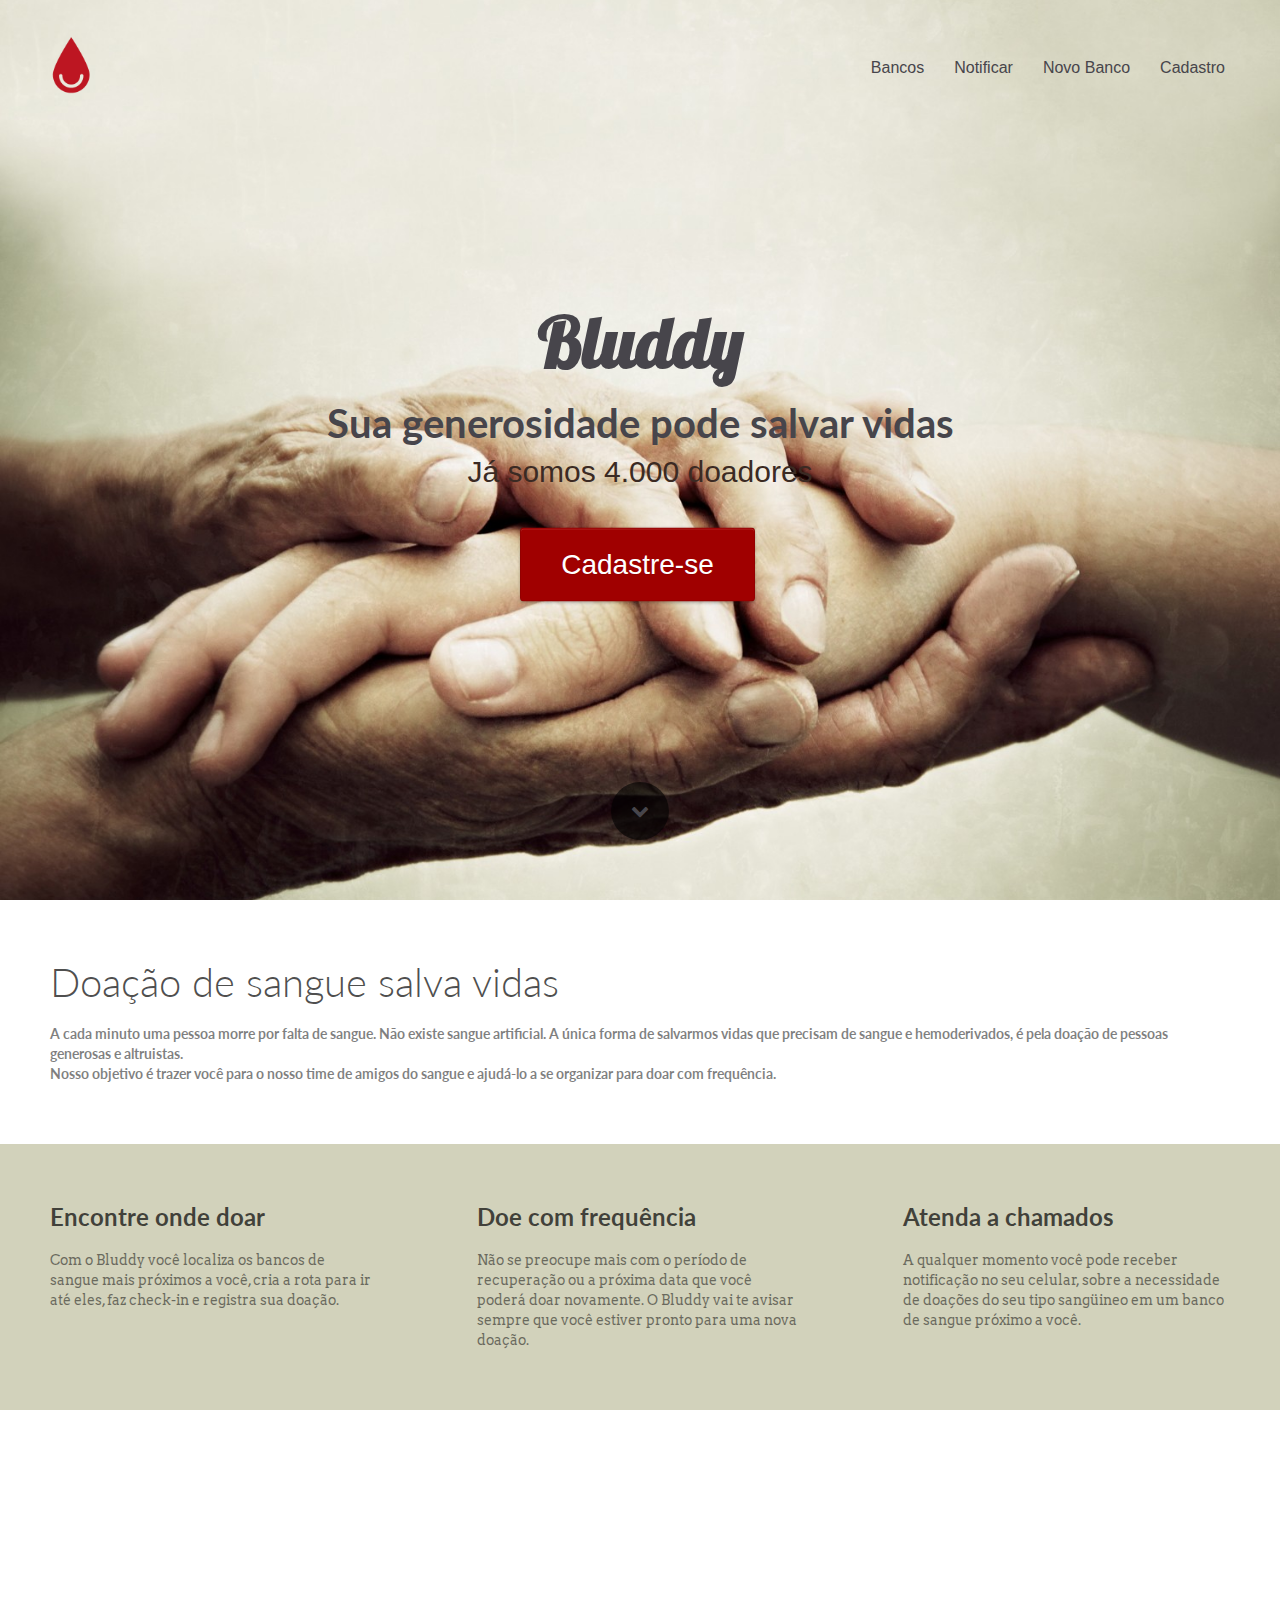
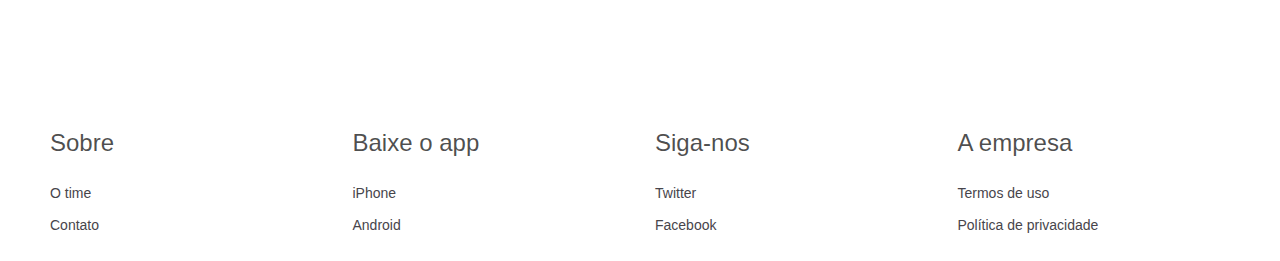
<file: index.html>
<!doctype html>
<html>
<head>
    <meta charset="utf-8">
    <meta name="keywords" content="">
    <meta name="description" content="">
    <link rel="shortcut icon" type="image/png" href="favicon.png" />
    <meta name="viewport" content="width=device-width, initial-scale=1, user-scalable=0">
    <link rel="stylesheet" type="text/css" href="./css/bootstrap.css">
    <link rel="stylesheet" id="ppstyle" type="text/css" href="style.css">
    <link rel='stylesheet' href='./css/animate.css' /><link rel='stylesheet' href='./css/font-awesome.min.css'/><link href='http://fonts.googleapis.com/css?family=Lobster&subset=latin,latin-ext' rel='stylesheet' type='text/css'>
<link href='http://fonts.googleapis.com/css?family=Lato:100,300,400,700,900&subset=latin,latin-ext' rel='stylesheet' type='text/css'>
<link href='http://fonts.googleapis.com/css?family=Arvo&subset=latin,latin-ext' rel='stylesheet' type='text/css'>
<link href='http://fonts.googleapis.com/css?family=Droid+Sans&subset=latin,latin-ext' rel='stylesheet' type='text/css'>
    <script src="./js/jquery-2.1.0.min.js"></script>
    <script src="./js/bootstrap.js"></script>
    <script src="./js/blocs.js"></script>
    
    <title></title>
</head>
<body>
<!-- Main container -->
<div class="page-container">
    
<!-- Hero Bloc -->
<div id="hero-bloc" class="bloc hero bgc-white bg-show-mercy-worship-background d-bloc b-parallax animated fadeIn">
	<div class="container bloc-sm hero-nav">
		<nav class="navbar row">
			<div class="navbar-header">
				<a class="navbar-brand" href="index.html"><img src="img/gota_vermelha.png" width="40" /></a>
			</div>
			<div class="collapse navbar-collapse navbar-1">
				<ul class="site-navigation nav navbar-nav">
					<li>
						<a href="bancos.html">Bancos</a>
					</li>
					<li>
						<a href="notificar.html">Notificar</a>
					</li>
					<li>
						<a href="novo-banco.html">Novo Banco</a>
					</li>
					<li>
						<a href="cadastro.html">Cadastro</a>
					</li>
				</ul>
			</div>
		</nav>
	</div>
	<div class="v-center">
		<div class="vc-content row">
			<div class="col-sm-12">
				<h1 class="mg-md text-center tc-outer-space ">
					Bluddy
				</h1>
				<h2 class=" text-center tc-outer-space">
					Sua generosidade pode salvar vidas
				</h2>
				<h3 class=" text-center mg-lg tc-bistre">
					Já somos 4.000 doadores
				</h3>
				<div class="text-center">
					<a href="cadastro.html" class="btn btn-xl btn-clean btn-dark-candy-apple-red">Cadastre-se</a>
				</div>
			</div>
		</div><a id="scroll-hero" class="btn-dwn" href="#"><span class="fa fa-chevron-down icon-2"></span></a>
	</div>
</div>
<!-- Hero Bloc END -->

<!-- bloc-2 -->
<div class="bloc l-bloc bgc-white" id="bloc-2">
	<div class="container bloc-md">
		<div class="row">
			<div class="col-sm-12">
				<h2 class="mg-md ">
					Doação de sangue salva vidas
				</h2>
				<p>
					A cada minuto uma pessoa morre por falta de sangue. Não existe sangue artificial. A única forma de salvarmos vidas que precisam de sangue e hemoderivados, é pela doação de pessoas generosas e altruistas.<br />Nosso objetivo é trazer você para o nosso time de amigos do sangue e ajudá-lo a se organizar para doar com frequência.
				</p>
			</div>
		</div>
	</div>
</div>
<!-- bloc-2 END -->

<!-- Bloc Group -->
<div class='bloc-group'>

<!-- bloc-3 -->
<div class="bloc bloc-tile-3 bgc-pastel-gray l-bloc" id="bloc-3">
	<div class="container bloc-md">
		<div class="row">
			<div class="col-sm-12">
				<h3 class="mg-md ">
					Encontre onde doar
				</h3>
				<p>
					Com o Bluddy você localiza os bancos de sangue mais próximos a você, cria a rota para ir até eles, faz check-in e registra sua doação.
				</p>
			</div>
		</div>
	</div>
</div>
<!-- bloc-3 END -->

<!-- bloc-4 -->
<div class="bloc bloc-tile-3 bgc-pastel-gray l-bloc" id="bloc-4">
	<div class="container bloc-md">
		<div class="row">
			<div class="col-sm-12">
				<h3 class="mg-md ">
					Doe com frequência
				</h3>
				<p>
					Não se preocupe mais com o período de recuperação ou a próxima data que você poderá doar novamente. O Bluddy vai te avisar sempre que você estiver pronto para uma nova doação.
				</p>
			</div>
		</div>
	</div>
</div>
<!-- bloc-4 END -->

<!-- bloc-5 -->
<div class="bloc bloc-tile-3 bgc-pastel-gray l-bloc" id="bloc-5">
	<div class="container bloc-md">
		<div class="row">
			<div class="col-sm-12">
				<h3 class="mg-md ">
					Atenda a chamados
				</h3>
				<p>
					A qualquer momento você pode receber notificação no seu celular, sobre a necessidade de doações do seu tipo sangüineo em um banco de sangue próximo a você.
				</p>
			</div>
		</div>
	</div>
</div>
<!-- bloc-5 END -->
</div>
<!-- Bloc Group END -->

<!-- bloc-6 -->
<div class="bloc bgc-white animated fadeIn b-parallax bg-show-mercy-worship-background d-bloc" id="bloc-6">
	<div class="container bloc-md">
		<div class="col-sm-2 col-sm-offset-5 col-xs-6 col-xs-offset-3">
			<img src="img/Mahatma-Gandhi.jpg" class="img-circle center-block" width="80" height="80" />
		</div>
		<div class="col-xs-12 col-md-8 col-md-offset-2">
			<h3 class=" glow-t text-center">
				<i>“Find yourself in the service of others"</i>
			</h3>
			<p class="text-center">
				<strong>Mahatma Ghandi</strong>
			</p>
		</div>
	</div>
</div>
<!-- bloc-6 END -->

<!-- Footer - bloc-12 -->
<div class="bloc l-bloc bgc-white" id="bloc-12">
	<div class="container bloc-sm">
		<div class="row">
			<div class="col-sm-3">
				<h3 class="mg-md">
					Sobre
				</h3><a href="index.html" class="a-btn a-block">O time</a><a href="index.html" class="a-btn a-block">Contato</a>
			</div>
			<div class="col-sm-3">
				<h3 class="mg-md">
					Baixe o app
				</h3><a href="index.html" class="a-btn a-block">iPhone</a><a href="index.html" class="a-btn a-block">Android</a>
			</div>
			<div class="col-sm-3">
				<h3 class="mg-md">
					Siga-nos
				</h3><a href="index.html" class="a-btn a-block">Twitter</a><a href="index.html" class="a-btn a-block">Facebook</a>
			</div>
			<div class="col-sm-3">
				<h3 class="mg-md">
					A empresa
				</h3><a href="index.html" class="a-btn a-block">Termos de uso</a><a href="index.html" class="a-btn a-block">Política de privacidade</a>
			</div>
		</div>
	</div>
</div>
<!-- Footer - bloc-12 END -->
</div>
<!-- Main container END -->

</body>
    
<!-- Google Analytics -->

<!-- Google Analytics END -->

</html>
</file>
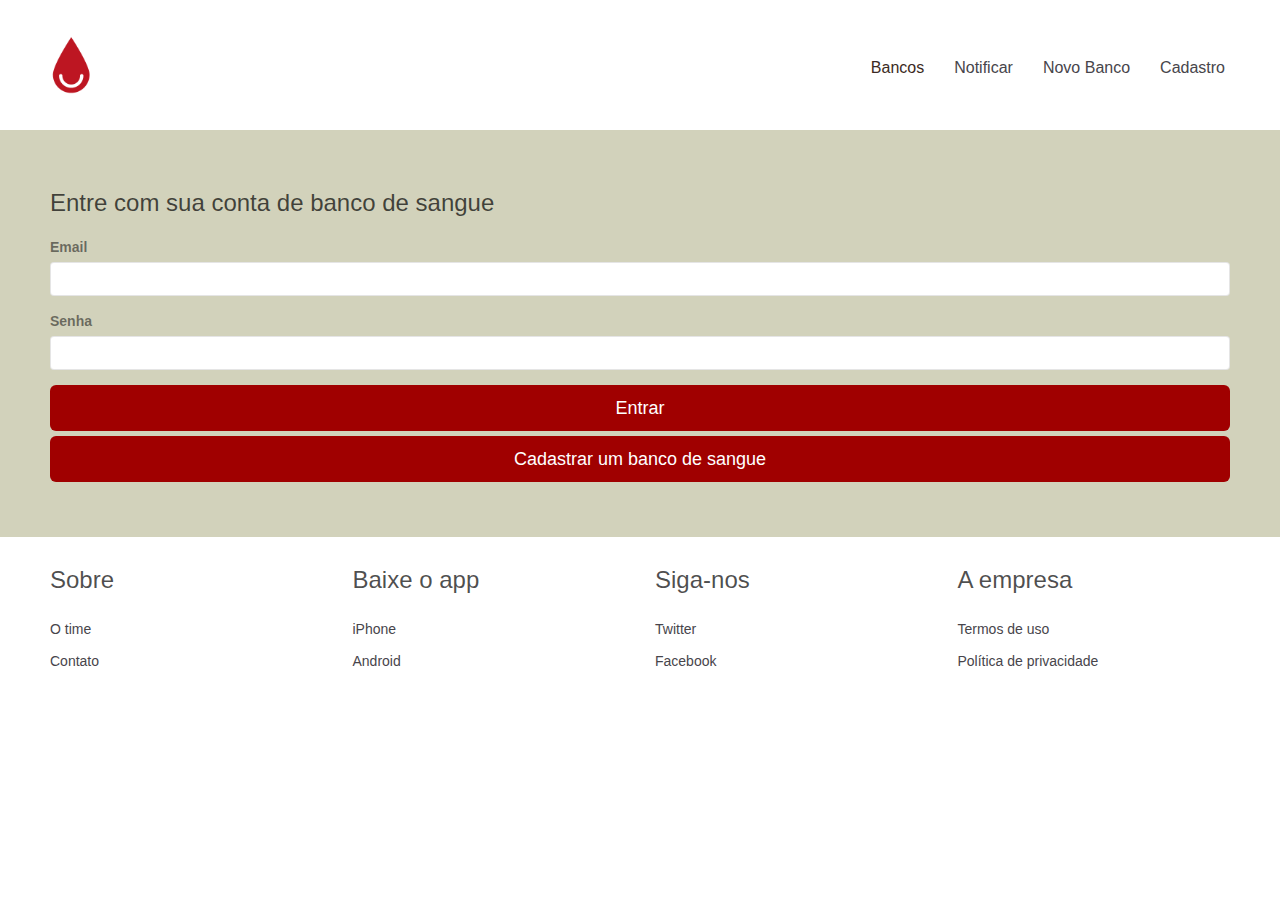
<file: bancos.html>
<!doctype html>
<html>
<head>
    <meta charset="utf-8">
    <meta name="keywords" content="">
    <meta name="description" content="">
    <link rel="shortcut icon" type="image/png" href="favicon.png" />
    <meta name="viewport" content="width=device-width, initial-scale=1, user-scalable=0">
    <link rel="stylesheet" type="text/css" href="./css/bootstrap.css">
    <link rel="stylesheet" id="ppstyle" type="text/css" href="style.css">
    <link rel='stylesheet' href='./css/animate.css' /><link rel='stylesheet' href='./css/font-awesome.min.css'/><link href='http://fonts.googleapis.com/css?family=Lobster&subset=latin,latin-ext' rel='stylesheet' type='text/css'>
<link href='http://fonts.googleapis.com/css?family=Lato:100,300,400,700,900&subset=latin,latin-ext' rel='stylesheet' type='text/css'>
<link href='http://fonts.googleapis.com/css?family=Arvo&subset=latin,latin-ext' rel='stylesheet' type='text/css'>
<link href='http://fonts.googleapis.com/css?family=Droid+Sans&subset=latin,latin-ext' rel='stylesheet' type='text/css'>
    <script src="./js/jquery-2.1.0.min.js"></script>
    <script src="./js/bootstrap.js"></script>
    <script src="./js/blocs.js"></script>
    <script src='./js/jqBootstrapValidation.js'></script>
	<script src='./js/formHandler.js'></script>
    <title>bancos - </title>
</head>
<body>
<!-- Main container -->
<div class="page-container">
    <!-- Navigation Bloc --><div id="b-nav" class="bloc-container">
	<div id="bloc-nav" class="d-mode">
		<div class="bloc l-bloc bgc-white" id="nav-bloc">
			<div class="container bloc-sm">
				<nav class="navbar row">
					<div class="navbar-header">
						<a class="navbar-brand" href="index.html"><img src="img/gota_vermelha.png" width="40" /></a>
					</div>
					<div class="collapse navbar-collapse navbar-1">
						<ul class="site-navigation nav navbar-nav">
							<li>
								<a class="ltc-bistre" href="bancos.html">Bancos</a>
							</li>
							<li>
								<a href="notificar.html">Notificar</a>
							</li>
							<li>
								<a href="novo-banco.html">Novo Banco</a>
							</li>
							<li>
								<a href="cadastro.html">Cadastro</a>
							</li>
						</ul>
					</div>
				</nav>
			</div>
		</div>
	</div>
</div><!-- Navigation Bloc END --><!-- bloc-7 --><div class="bloc bgc-pastel-gray l-bloc" id="bloc-7">
	<div class="container bloc-md">
		<div class="row">
			<div class="col-sm-12">
				<form id="form-1" novalidate>
					<h3 class="mg-md">
						Entre com sua conta de banco de sangue
					</h3>
					<div class="form-group">
						<label>
							Email
						</label>
						<input id="name" class="form-control" required />
					</div>
					<div class="form-group">
						<label>
							Senha
						</label>
						<input id="email" class="form-control" type="email" required />
					</div> <a class="btn btn-lg btn-dark-candy-apple-red btn-block" href="notificar.html">Entrar</a><a href="novo-banco.html" class="btn   btn-lg btn-block btn-dark-candy-apple-red">Cadastrar um banco de sangue</a>
				</form>
			</div>
		</div>
	</div>
</div><!-- bloc-7 END --><!-- Footer - bloc-12 --><div class="bloc l-bloc bgc-white" id="bloc-12">
	<div class="container bloc-sm">
		<div class="row">
			<div class="col-sm-3">
				<h3 class="mg-md">
					Sobre
				</h3><a href="index.html" class="a-btn a-block">O time</a><a href="index.html" class="a-btn a-block">Contato</a>
			</div>
			<div class="col-sm-3">
				<h3 class="mg-md">
					Baixe o app
				</h3><a href="index.html" class="a-btn a-block">iPhone</a><a href="index.html" class="a-btn a-block">Android</a>
			</div>
			<div class="col-sm-3">
				<h3 class="mg-md">
					Siga-nos
				</h3><a href="index.html" class="a-btn a-block">Twitter</a><a href="index.html" class="a-btn a-block">Facebook</a>
			</div>
			<div class="col-sm-3">
				<h3 class="mg-md">
					A empresa
				</h3><a href="index.html" class="a-btn a-block">Termos de uso</a><a href="index.html" class="a-btn a-block">Política de privacidade</a>
			</div>
		</div>
	</div>
</div><!-- Footer - bloc-12 END -->
</div>
<!-- Main container END -->

</body>
    
<!-- Google Analytics -->

<!-- Google Analytics END -->

</html>
</file>
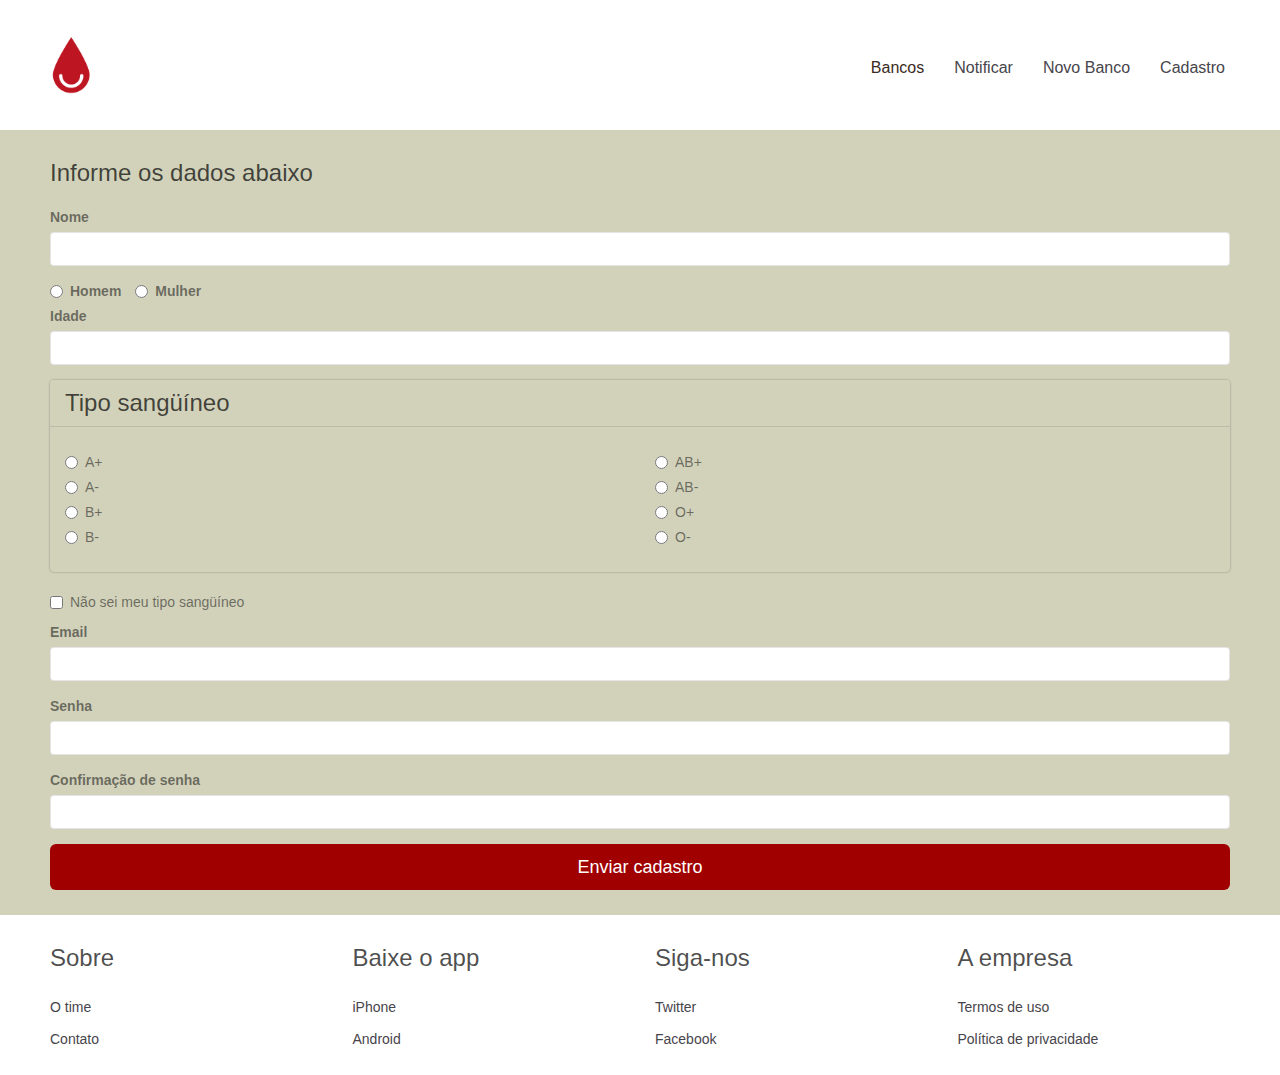
<file: cadastro.html>
<!doctype html>
<html>
<head>
    <meta charset="utf-8">
    <meta name="keywords" content="">
    <meta name="description" content="">
    <link rel="shortcut icon" type="image/png" href="favicon.png" />
    <meta name="viewport" content="width=device-width, initial-scale=1, user-scalable=0">
    <link rel="stylesheet" type="text/css" href="./css/bootstrap.css">
    <link rel="stylesheet" id="ppstyle" type="text/css" href="style.css">
    <link rel='stylesheet' href='./css/animate.css' /><link rel='stylesheet' href='./css/font-awesome.min.css'/><link href='http://fonts.googleapis.com/css?family=Lobster&subset=latin,latin-ext' rel='stylesheet' type='text/css'>
<link href='http://fonts.googleapis.com/css?family=Lato:100,300,400,700,900&subset=latin,latin-ext' rel='stylesheet' type='text/css'>
<link href='http://fonts.googleapis.com/css?family=Arvo&subset=latin,latin-ext' rel='stylesheet' type='text/css'>
<link href='http://fonts.googleapis.com/css?family=Droid+Sans&subset=latin,latin-ext' rel='stylesheet' type='text/css'>
    <script src="./js/jquery-2.1.0.min.js"></script>
    <script src="./js/bootstrap.js"></script>
    <script src="./js/blocs.js"></script>
    <script src='./js/jqBootstrapValidation.js'></script>
	<script src='./js/formHandler.js'></script>
    <title>cadastro - </title>
</head>
<body>
<!-- Main container -->
<div class="page-container">
    
<!-- Navigation Bloc -->
<div id="b-nav" class="bloc-container">
	<div id="bloc-nav" class="d-mode">
		<div class="bloc l-bloc bgc-white" id="nav-bloc">
			<div class="container bloc-sm">
				<nav class="navbar row">
					<div class="navbar-header">
						<a class="navbar-brand" href="index.html"><img src="img/gota_vermelha.png" width="40" /></a>
					</div>
					<div class="collapse navbar-collapse navbar-1">
						<ul class="site-navigation nav navbar-nav">
							<li>
								<a class="ltc-bistre" href="bancos.html">Bancos</a>
							</li>
							<li>
								<a href="notificar.html">Notificar</a>
							</li>
							<li>
								<a href="novo-banco.html">Novo Banco</a>
							</li>
							<li>
								<a href="cadastro.html">Cadastro</a>
							</li>
						</ul>
					</div>
				</nav>
			</div>
		</div>
	</div>
</div>
<!-- Navigation Bloc END -->

<!-- bloc-11 -->
<div class="bloc bgc-pastel-gray l-bloc" id="bloc-11">
	<div class="container bloc-sm">
		<div class="row">
			<div class="col-sm-12">
				<h3 class="mg-md">
					Informe os dados abaixo
				</h3>
				<form id="form-4" novalidate>
					<div class="form-group">
						<label>
							Nome
						</label>
						<input id="nome" class="form-control" required data-validation-required-message="nome is required." />
					</div>
					<div class="radio-inline">
						<label>
							<input type="radio" name="radioSetOne" value="optHomem" />Homem
						</label>
					</div>
					<div class="radio-inline">
						<label>
							<input type="radio" name="radioSetOne" value="optMulher" />Mulher
						</label>
					</div>
					<div class="form-group">
						<label>
							Idade
						</label>
						<input class="form-control" type="number" id="idade" data-validation-required-message="idade is required." required />
					</div>
					<div class="row">
						<div class="col-sm-12">
							<div class="panel bgc-pastel-gray">
								<div class="panel-heading">
									<h3 class="mg-clear">
										Tipo sangüíneo
									</h3>
								</div>
								<div class="panel-body">
									<div class="row">
										<div class="col-sm-6">
											<div class="radio">
												<label>
													<input type="radio" name="radioSetOne" value="option1" id="optapos" data-validation-required-message="optapos is required." />A+
												</label>
											</div>
											<div class="radio">
												<label>
													<input type="radio" name="radioSetOne" value="option1" id="optaneg" data-validation-required-message="optaneg is required." />A-
												</label>
											</div>
											<div class="radio">
												<label>
													<input type="radio" name="radioSetOne" value="option1" id="optbpos" data-validation-required-message="optbpos is required." />B+
												</label>
											</div>
											<div class="radio">
												<label>
													<input type="radio" name="radioSetOne" value="option1" id="optbneg" data-validation-required-message="optbneg is required." />B-
												</label>
											</div>
										</div>
										<div class="col-sm-6">
											<div class="radio">
												<label>
													<input type="radio" name="radioSetOne" value="option1" id="optabpos" data-validation-required-message="optabpos is required." />AB+
												</label>
											</div>
											<div class="radio">
												<label>
													<input type="radio" name="radioSetOne" value="option1" id="optabneg" data-validation-required-message="optabneg is required." />AB-
												</label>
											</div>
											<div class="radio">
												<label>
													<input type="radio" name="radioSetOne" value="option1" id="optopos" data-validation-required-message="optopos is required." />O+
												</label>
											</div>
											<div class="radio">
												<label>
													<input type="radio" name="radioSetOne" value="option1" id="optoneg" data-validation-required-message="optoneg is required." />O-
												</label>
											</div>
										</div>
									</div>
								</div>
							</div>
							<div class="checkbox">
								<label>
									<input type="checkbox" />Não sei meu tipo sangüíneo
								</label>
							</div>
						</div>
					</div>
					<div class="form-group">
						<label>
							Email
						</label>
						<input id="email4" class="form-control" type="email" required />
					</div>
					<div class="form-group">
						<label>
							Senha
						</label>
						<input class="form-control" id="password" data-validation-required-message="password is required." type="password" required />
					</div>
					<div class="form-group">
						<label>
							Confirmação de senha
						</label>
						<input class="form-control" id="passwordconfirm" data-validation-required-message="passwordconfirm is required." type="password" required />
					</div> 
					<button class="bloc-button btn btn-lg btn-block btn-dark-candy-apple-red" type="submit">
						Enviar cadastro
					</button>
				</form>
			</div>
		</div>
	</div>
</div>
<!-- bloc-11 END -->

<!-- Footer - bloc-12 -->
<div class="bloc l-bloc bgc-white" id="bloc-12">
	<div class="container bloc-sm">
		<div class="row">
			<div class="col-sm-3">
				<h3 class="mg-md">
					Sobre
				</h3><a href="index.html" class="a-btn a-block">O time</a><a href="index.html" class="a-btn a-block">Contato</a>
			</div>
			<div class="col-sm-3">
				<h3 class="mg-md">
					Baixe o app
				</h3><a href="index.html" class="a-btn a-block">iPhone</a><a href="index.html" class="a-btn a-block">Android</a>
			</div>
			<div class="col-sm-3">
				<h3 class="mg-md">
					Siga-nos
				</h3><a href="index.html" class="a-btn a-block">Twitter</a><a href="index.html" class="a-btn a-block">Facebook</a>
			</div>
			<div class="col-sm-3">
				<h3 class="mg-md">
					A empresa
				</h3><a href="index.html" class="a-btn a-block">Termos de uso</a><a href="index.html" class="a-btn a-block">Política de privacidade</a>
			</div>
		</div>
	</div>
</div>
<!-- Footer - bloc-12 END -->
</div>
<!-- Main container END -->

</body>
    
<!-- Google Analytics -->

<!-- Google Analytics END -->

</html>
</file>
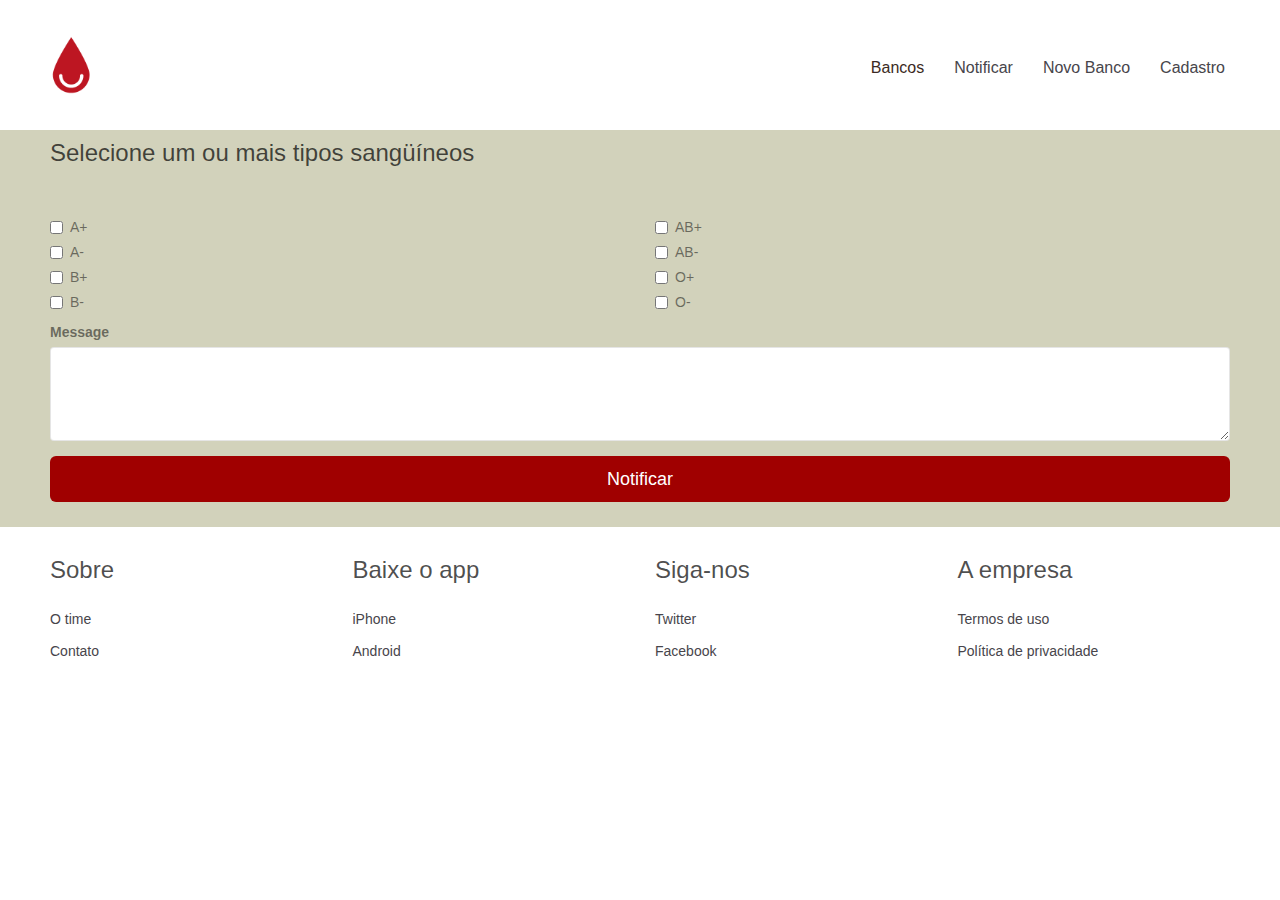
<file: notificar.html>
<!doctype html>
<html>
<head>
    <meta charset="utf-8">
    <meta name="keywords" content="">
    <meta name="description" content="">
    <link rel="shortcut icon" type="image/png" href="favicon.png" />
    <meta name="viewport" content="width=device-width, initial-scale=1, user-scalable=0">
    <link rel="stylesheet" type="text/css" href="./css/bootstrap.css">
    <link rel="stylesheet" id="ppstyle" type="text/css" href="style.css">
    <link rel='stylesheet' href='./css/animate.css' /><link rel='stylesheet' href='./css/font-awesome.min.css'/><link href='http://fonts.googleapis.com/css?family=Lobster&subset=latin,latin-ext' rel='stylesheet' type='text/css'>
<link href='http://fonts.googleapis.com/css?family=Lato:100,300,400,700,900&subset=latin,latin-ext' rel='stylesheet' type='text/css'>
<link href='http://fonts.googleapis.com/css?family=Arvo&subset=latin,latin-ext' rel='stylesheet' type='text/css'>
<link href='http://fonts.googleapis.com/css?family=Droid+Sans&subset=latin,latin-ext' rel='stylesheet' type='text/css'>
    <script src="./js/jquery-2.1.0.min.js"></script>
    <script src="./js/bootstrap.js"></script>
    <script src="./js/blocs.js"></script>
    <script src='./js/jqBootstrapValidation.js'></script>
	<script src='./js/formHandler.js'></script>
    <title>notificar - </title>
</head>
<body>
<!-- Main container -->
<div class="page-container">
    <!-- Navigation Bloc --><div id="b-nav" class="bloc-container">
	<div id="bloc-nav" class="d-mode">
		<div class="bloc l-bloc bgc-white" id="nav-bloc">
			<div class="container bloc-sm">
				<nav class="navbar row">
					<div class="navbar-header">
						<a class="navbar-brand" href="index.html"><img src="img/gota_vermelha.png" width="40" /></a>
					</div>
					<div class="collapse navbar-collapse navbar-1">
						<ul class="site-navigation nav navbar-nav">
							<li>
								<a class="ltc-bistre" href="bancos.html">Bancos</a>
							</li>
							<li>
								<a href="notificar.html">Notificar</a>
							</li>
							<li>
								<a href="novo-banco.html">Novo Banco</a>
							</li>
							<li>
								<a href="cadastro.html">Cadastro</a>
							</li>
						</ul>
					</div>
				</nav>
			</div>
		</div>
	</div>
</div><!-- Navigation Bloc END --><!-- bloc-8 --><div class="bloc bgc-pastel-gray l-bloc" id="bloc-8">
	<div class="container">
		<div class="row">
			<div class="col-sm-12">
				<h3 class="mg-md">
					Selecione um ou mais tipos sangüíneos
				</h3>
			</div>
		</div>
	</div>
</div><!-- bloc-8 END --><!-- bloc-9 --><div class="bloc bgc-pastel-gray l-bloc" id="bloc-9">
	<div class="container bloc-sm">
		<div class="row">
			<div class="col-sm-12">
				<form id="form-2" novalidate>
					<div class="row">
						<div class="col-sm-6">
							<div class="checkbox">
								<label>
									<input type="checkbox" />A+
								</label>
							</div>
							<div class="checkbox">
								<label>
									<input type="checkbox" />A-
								</label>
							</div>
							<div class="checkbox">
								<label>
									<input type="checkbox" />B+
								</label>
							</div>
							<div class="checkbox">
								<label>
									<input type="checkbox" />B-
								</label>
							</div>
						</div>
						<div class="col-sm-6">
							<div class="checkbox">
								<label>
									<input type="checkbox" />AB+
								</label>
							</div>
							<div class="checkbox">
								<label>
									<input type="checkbox" />AB-
								</label>
							</div>
							<div class="checkbox">
								<label>
									<input type="checkbox" />O+
								</label>
							</div>
							<div class="checkbox">
								<label>
									<input type="checkbox" />O-
								</label>
							</div>
						</div>
					</div>
					<div class="form-group">
						<label>
							Message
						</label><textarea id="message" class="form-control" rows="4" cols="50" required></textarea>
					</div> 
					<button class="bloc-button btn btn-lg btn-block btn-dark-candy-apple-red" type="submit">
						Notificar
					</button>
				</form>
			</div>
		</div>
	</div>
</div><!-- bloc-9 END --><!-- Footer - bloc-12 --><div class="bloc l-bloc bgc-white" id="bloc-12">
	<div class="container bloc-sm">
		<div class="row">
			<div class="col-sm-3">
				<h3 class="mg-md">
					Sobre
				</h3><a href="index.html" class="a-btn a-block">O time</a><a href="index.html" class="a-btn a-block">Contato</a>
			</div>
			<div class="col-sm-3">
				<h3 class="mg-md">
					Baixe o app
				</h3><a href="index.html" class="a-btn a-block">iPhone</a><a href="index.html" class="a-btn a-block">Android</a>
			</div>
			<div class="col-sm-3">
				<h3 class="mg-md">
					Siga-nos
				</h3><a href="index.html" class="a-btn a-block">Twitter</a><a href="index.html" class="a-btn a-block">Facebook</a>
			</div>
			<div class="col-sm-3">
				<h3 class="mg-md">
					A empresa
				</h3><a href="index.html" class="a-btn a-block">Termos de uso</a><a href="index.html" class="a-btn a-block">Política de privacidade</a>
			</div>
		</div>
	</div>
</div><!-- Footer - bloc-12 END -->
</div>
<!-- Main container END -->

</body>
    
<!-- Google Analytics -->

<!-- Google Analytics END -->

</html>
</file>
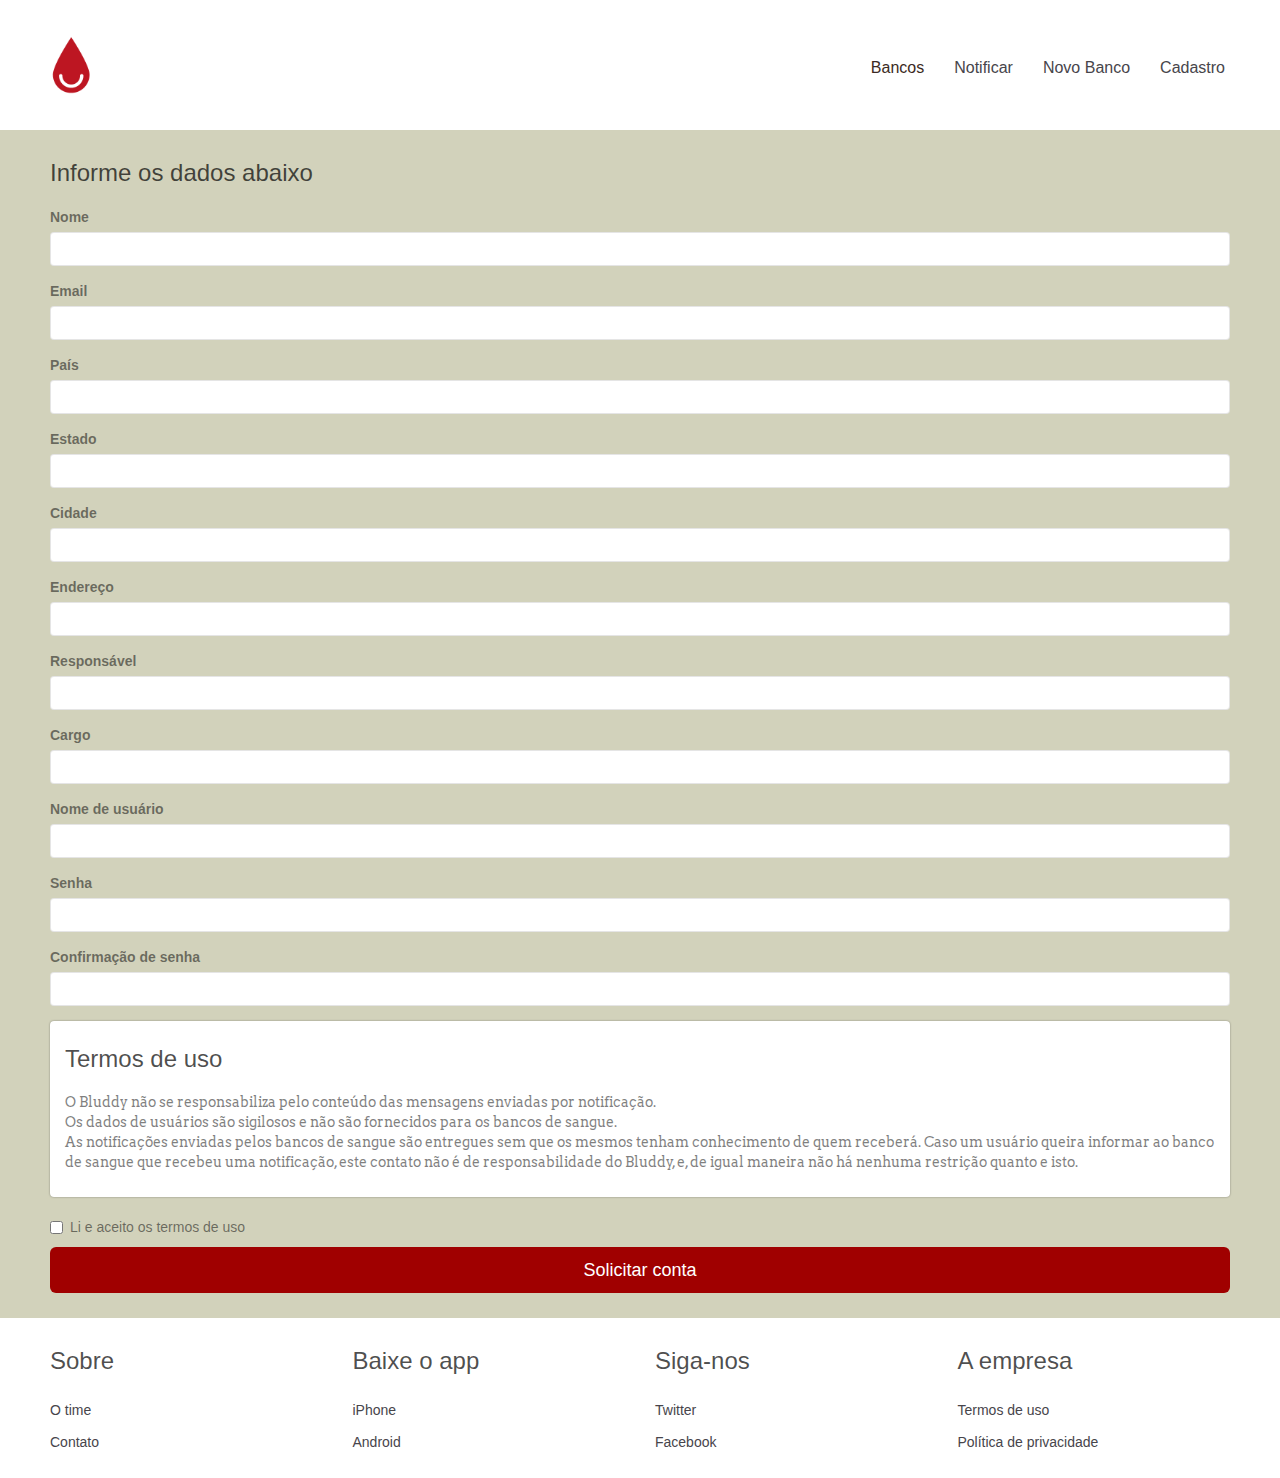
<file: novo-banco.html>
<!doctype html>
<html>
<head>
    <meta charset="utf-8">
    <meta name="keywords" content="">
    <meta name="description" content="">
    <link rel="shortcut icon" type="image/png" href="favicon.png" />
    <meta name="viewport" content="width=device-width, initial-scale=1, user-scalable=0">
    <link rel="stylesheet" type="text/css" href="./css/bootstrap.css">
    <link rel="stylesheet" id="ppstyle" type="text/css" href="style.css">
    <link rel='stylesheet' href='./css/animate.css' /><link rel='stylesheet' href='./css/font-awesome.min.css'/><link href='http://fonts.googleapis.com/css?family=Lobster&subset=latin,latin-ext' rel='stylesheet' type='text/css'>
<link href='http://fonts.googleapis.com/css?family=Lato:100,300,400,700,900&subset=latin,latin-ext' rel='stylesheet' type='text/css'>
<link href='http://fonts.googleapis.com/css?family=Arvo&subset=latin,latin-ext' rel='stylesheet' type='text/css'>
<link href='http://fonts.googleapis.com/css?family=Droid+Sans&subset=latin,latin-ext' rel='stylesheet' type='text/css'>
    <script src="./js/jquery-2.1.0.min.js"></script>
    <script src="./js/bootstrap.js"></script>
    <script src="./js/blocs.js"></script>
    <script src='./js/jqBootstrapValidation.js'></script>
	<script src='./js/formHandler.js'></script>
    <title>novo banco - </title>
</head>
<body>
<!-- Main container -->
<div class="page-container">
    <!-- Navigation Bloc --><div id="b-nav" class="bloc-container">
	<div id="bloc-nav" class="d-mode">
		<div class="bloc l-bloc bgc-white" id="nav-bloc">
			<div class="container bloc-sm">
				<nav class="navbar row">
					<div class="navbar-header">
						<a class="navbar-brand" href="index.html"><img src="img/gota_vermelha.png" width="40" /></a>
					</div>
					<div class="collapse navbar-collapse navbar-1">
						<ul class="site-navigation nav navbar-nav">
							<li>
								<a class="ltc-bistre" href="bancos.html">Bancos</a>
							</li>
							<li>
								<a href="notificar.html">Notificar</a>
							</li>
							<li>
								<a href="novo-banco.html">Novo Banco</a>
							</li>
							<li>
								<a href="cadastro.html">Cadastro</a>
							</li>
						</ul>
					</div>
				</nav>
			</div>
		</div>
	</div>
</div><!-- Navigation Bloc END --><!-- bloc-10 --><div class="bloc bgc-pastel-gray l-bloc" id="bloc-10">
	<div class="container bloc-sm">
		<div class="row">
			<div class="col-sm-12">
				<h3 class="mg-md">
					Informe os dados abaixo
				</h3>
				<form id="form-3" novalidate>
					<div class="form-group">
						<label>
							Nome
						</label>
						<input id="nomebanco" class="form-control" required data-validation-required-message="nomebanco is required." />
					</div>
					<div class="form-group">
						<label>
							Email
						</label>
						<input id="emailbanco" class="form-control" type="email" required data-validation-required-message="emailbanco is required." />
					</div>
					<div class="form-group">
						<label>
							País
						</label>
						<input class="form-control" id="pais" data-validation-required-message="pais is required." required />
					</div>
					<div class="form-group">
						<label>
							Estado
						</label>
						<input class="form-control" id="estado" data-validation-required-message="estado is required." required />
					</div>
					<div class="form-group">
						<label>
							Cidade
						</label>
						<input class="form-control" id="cidade" data-validation-required-message="cidade is required." required />
					</div>
					<div class="form-group">
						<label>
							Endereço
						</label>
						<input class="form-control" id="endereco" data-validation-required-message="endereco is required." required />
					</div>
					<div class="form-group">
						<label>
							Responsável
						</label>
						<input class="form-control" id="responsavel" data-validation-required-message="responsavel is required." required />
					</div>
					<div class="form-group">
						<label>
							Cargo
						</label>
						<input class="form-control" id="cargo" data-validation-required-message="cargo is required." />
					</div>
					<div class="form-group">
						<label>
							Nome de usuário
						</label>
						<input class="form-control" required id="username" data-validation-required-message="username is required." />
					</div>
					<div class="form-group">
						<label>
							Senha
						</label>
						<input class="form-control" id="passwordbanco" data-validation-required-message="passwordbanco is required." />
					</div>
					<div class="form-group">
						<label>
							Confirmação de senha
						</label>
						<input class="form-control" id="passwordconfirmbanco" data-validation-required-message="passwordconfirmbanco is required." />
					</div>
					<div class="panel">
						<div class="panel-body">
							<h3 class="mg-md">
								Termos de uso
							</h3>
							<p>
								O Bluddy não se responsabiliza pelo conteúdo das mensagens enviadas por notificação.<br />Os dados de usuários são sigilosos e não são fornecidos para os bancos de sangue.<br />As notificações enviadas pelos bancos de sangue são entregues sem que os mesmos tenham conhecimento de quem receberá. Caso um usuário queira informar ao banco de sangue que recebeu uma notificação, este contato não é de responsabilidade do Bluddy, e, de igual maneira não há nenhuma restrição quanto e isto.
							</p>
						</div>
					</div>
					<div class="checkbox">
						<label>
							<input type="checkbox" id="chkaceite" data-validation-required-message="chkaceite is required." />Li e aceito os termos de uso
						</label>
					</div>
					<button class="bloc-button btn btn-lg btn-block btn-dark-candy-apple-red" type="submit">
						Solicitar conta
					</button>
				</form>
			</div>
		</div>
	</div>
</div><!-- bloc-10 END --><!-- Footer - bloc-12 --><div class="bloc l-bloc bgc-white" id="bloc-12">
	<div class="container bloc-sm">
		<div class="row">
			<div class="col-sm-3">
				<h3 class="mg-md">
					Sobre
				</h3><a href="index.html" class="a-btn a-block">O time</a><a href="index.html" class="a-btn a-block">Contato</a>
			</div>
			<div class="col-sm-3">
				<h3 class="mg-md">
					Baixe o app
				</h3><a href="index.html" class="a-btn a-block">iPhone</a><a href="index.html" class="a-btn a-block">Android</a>
			</div>
			<div class="col-sm-3">
				<h3 class="mg-md">
					Siga-nos
				</h3><a href="index.html" class="a-btn a-block">Twitter</a><a href="index.html" class="a-btn a-block">Facebook</a>
			</div>
			<div class="col-sm-3">
				<h3 class="mg-md">
					A empresa
				</h3><a href="index.html" class="a-btn a-block">Termos de uso</a><a href="index.html" class="a-btn a-block">Política de privacidade</a>
			</div>
		</div>
	</div>
</div><!-- Footer - bloc-12 END -->
</div>
<!-- Main container END -->

</body>
    
<!-- Google Analytics -->

<!-- Google Analytics END -->

</html>
</file>
<file: style.css>
/*-----------------------------------------------------------------------------------*/
/*	    Bluddy
/*      Built with Blocs
/*-----------------------------------------------------------------------------------*/

body{
	margin:0;
	padding:0;
    background:#FFF;
    overflow-x:hidden;
    -webkit-font-smoothing: antialiased;
    -moz-osx-font-smoothing: grayscale;
}
a:hover{text-decoration: none; cursor:pointer;}

a,button{outline: none!important;} /* Prevent ugly blue glow on chrome and safari */


a{
	color:#47454B!important;
}
 a:hover{
	color:#39373c!important;
	 text-decoration: none;
	 cursor:pointer;
}



/* Globals type styling */
    h3, h4, h5, h6, label, .btn, a{
	font-family:"Helvetica";
}
p{
	font-family:Arvo;
}
h1{
	font-family:Droid Sans;
}
h2{
	font-family:Lato;
	font-weight:300;
}

h1{
	font-size:80px;
}
h2{
	font-size:40px;
}

/* Site container width */

.container{
	width:100%;
	padding-left:15px;
	padding-right:15px;
}

/* = Blocs
-------------------------------------------------------------- */

.bloc{
	width:100%;
	clear:both;
	background: 50% 50% no-repeat;
	padding:0 50px;
	-webkit-background-size: cover;
	-moz-background-size: cover;
	-o-background-size: cover;
	background-size: cover;
	position:relative;
}
.bloc .container{
	padding-left:0;
	padding-right:0;
}


/* Sizes */

.bloc-md{
	padding:50px;
}
.bloc-sm{
	padding:20px 50px;
}


/* Group Styles */

.bloc-group{
	width:100%;
	display:table;
	table-layout: fixed;
}
.bloc-group .bloc{
	position:relative;
	display: table-cell;
	vertical-align: top;
}
.bloc-tile-2{
	width:50%;
}
.bloc-tile-3{
	width:33.33333333%;
}
.bloc-tile-4{
	width:25%;
}
.bloc-tile-2 .container, .bloc-tile-3 .container, .bloc-tile-4 .container{
	width:100%;
}


/* Background Effects */

.b-parallax{
	background-attachment:fixed;
}


/* Dark theme */

.d-bloc{
	color:rgba(255,255,255,.7);
}
.d-bloc button:hover{
	color:rgba(255,255,255,.9);
}
.d-bloc h1, .d-bloc h2, .d-bloc h3, .d-bloc h4,.d-bloc h5, .d-bloc h6, .d-bloc .ico{
	color:rgba(255,255,255,.9);
}
.d-bloc .icon-round,.d-bloc .icon-square,.d-bloc .icon-rounded,.d-bloc .icon-semi-rounded-a,.d-bloc .icon-semi-rounded-b{
	border-color:rgba(255,255,255,.9);
}
.d-bloc .divider-h span{
	border-color:rgba(255,255,255,.2);
}
.d-bloc a{
	color:rgba(255,255,255,.6);
}
.d-bloc a:hover{
	color:rgba(255,255,255,1);
}
.d-bloc .navbar-toggle .icon-bar{
	background:rgba(255,255,255,1);
}
.d-bloc .btn-wire,.d-bloc .btn-wire:hover{
	color:rgba(255,255,255,1);
	border-color:rgba(255,255,255,1);
}
.d-bloc .panel{
	color:rgba(0,0,0,.5);
}
.d-bloc .panel button:hover{
	color:rgba(0,0,0,.7);
}
.d-bloc .panel h1,.d-bloc .panel h2, .d-bloc .panel h3, .d-bloc .panel h4, .d-bloc .panel h5, .d-bloc .panel h6, .d-bloc .ico{
	color:rgba(0,0,0,.7);
}
.d-bloc .panel icon{
	border-color:rgba(0,0,0,.7);
}
.d-bloc .panel .divider-h span{
	border-color:rgba(0,0,0,.1);
}
.d-bloc .panel a{
	color:rgba(0,0,0,.6);
}
.d-bloc .panel a:hover{
	color:rgba(0,0,0,1);
}
.d-bloc .panel .btn-wire, .d-bloc .panel .btn-wire:hover{
	color:rgba(0,0,0,.7);
	border-color:rgba(0,0,0,.3);
}


/* Light theme */

.l-bloc{
	color:rgba(0,0,0,.5);
}
.l-bloc button:hover{
	color:rgba(0,0,0,.7);
}
.l-bloc h1,.l-bloc h2,.l-bloc h3,.l-bloc h4,.l-bloc h5, .l-bloc h6, .l-bloc .ico{
	color:rgba(0,0,0,.7);
}
.l-bloc .icon-round,.l-bloc .icon-square,.l-bloc .icon-rounded,.l-bloc .icon-semi-rounded-a,.l-bloc .icon-semi-rounded-b{
	border-color:rgba(0,0,0,.7);
}
.l-bloc .divider-h span{
	border-color:rgba(0,0,0,.1);
}
.l-bloc a{
	color:rgba(0,0,0,.6);
}
.l-bloc a:hover{
	color:rgba(0,0,0,1);
}
.l-bloc .navbar-toggle .icon-bar{
	color:rgba(0,0,0,.6);
}
.l-bloc .btn-wire, .l-bloc .btn-wire:hover{
	color:rgba(0,0,0,.7);
	border-color:rgba(0,0,0,.3);
}

/* Bloc text custom styling */

#hero-bloc h1{
	font-size: 70px;
	font-weight: 900;
	font-family: Lobster;
}
#hero-bloc h2{
	font-family: Lato;
	font-weight: 700;
}
#hero-bloc h3{
	font-size:30px;
}
#bloc-2 p{
	font-family: Lato;
	font-weight: 700;
}
#bloc-3 h3{
	font-family: Lato;
	font-weight: 700;
}
#bloc-4 h3{
	font-family: Lato;
	font-weight: 700;
}
#bloc-5 h3{
	font-family: Lato;
	font-weight: 700;
}
#bloc-6 h3{
	line-height: 50px;
	font-size: 36px;
}

/* = NavBar
-------------------------------------------------------------- */

.navbar{
	margin-bottom: 0;
	z-index:1;
}
.navbar-brand{
	height:auto;
	padding:15px 15px;
	font-size:25px!important;
	font-weight:normal;
	font-weight:600;
}
.navbar-brand img{
	max-height: 200px;
	margin: 0 5px 0 0;
	display:inline;
}
.navbar-brand{
	padding: 15px 15px;
}
.navbar .nav{
	padding-top: 2px;
	margin-right: -16px;
	float:right;
	z-index:1;
}
.nav > li{
	float:left;
	margin-top:4px;
	font-size:16px;
}
.navbar-nav .open .dropdown-menu > li > a{
	text-align: inherit;
}
.nav > li a:hover, .nav > li a:focus{
	background:transparent;
}
.navbar-toggle{
	margin: 10px 10px 0 0;
	border: 0px;
}
.navbar-toggle:hover{
	background:transparent!important;
}
.navbar-toggle .icon-bar{
	background-color: rgba(0,0,0,.5);
	width: 26px;
}
 /* Inverted navbar */

.nav-invert .navbar .nav{
	float:left;
}
.nav-invert .navbar-header, .nav-invert .navbar-brand{
	float:right;
}
@media (min-width: 768px){
	.site-navigation{
		position:absolute;
		top:50%;
		right:20px;
		transform:translate(0, -50%);
		-webkit-transform:translateY(-50%);
	}
	.nav-invert .site-navigation{
		left:20px;
		right:0;
	}
	.nav-center{
		text-align:center;
	}
	.nav-center .navbar-header{
		width:100%;
	}
	.nav-center .navbar-header, .nav-center .navbar-brand, .nav-center .nav > li{
		float: none;
		display:inline-block;
	}
	.nav-center .site-navigation{
		position:relative;
		width:100%;
		margin-top:20px;
	}
}
.nav > li > .dropdown a{
	background: none!important;
	display: block;
	padding: 14px 15px;
}

nav .caret{
	margin: 0 5px;
}

/* = Hero
-------------------------------------------------------------- */

.hero{
	padding-top:0;
}
.hero-nav{
	position:absolute;
	margin: 0 auto;
	top:0;
	left:0;
	right:0;
}
.v-center{
	position: relative;
	height: inherit;
}
.v-center .vc-content{
	position:relative;
	top:50%;
	transform:translateY(-50%);
	-webkit-transform:translateY(-50%);
}
.hero .btn-dwn{
	width: 58px;
	height: 58px;
	line-height: 58px;
	margin: 0 0 0 -29px;
	padding: 0;
	border-radius: 50%;
	text-align: center;
	font-size: 18px;
	color: rgba(255,255,255,.8);
	background: rgba(0,0,0,.6);
	position: absolute;
	left: 50%;
	bottom: 60px;
	border:0;
}
.hero .btn-dwn:hover{
	color: rgba(255,255,255,1);
}
.hero .hero-nav{
	padding-left:inherit;
	padding-right:inherit;
}

/* = Bric adjustment margins
-------------------------------------------------------------- */

.mg-clear{
	margin:0;
}
.mg-md{
	margin-top:10px;
	margin-bottom:20px;
}
.mg-lg{
	margin-top:10px;
	margin-bottom:40px;
}

/* = Buttons
-------------------------------------------------------------- */

.btn{
	margin: 0 5px 5px 0;
}
.btn.pull-right{
	margin: 0 0 5px 5px;
}
.btn-d,.btn-d:hover,.btn-d:focus{
	color:#FFF!important;
	background:rgba(0,0,0,.3);
}

/* Prevent ugly blue glow on chrome and safari */
button{
	outline: none!important;
}

.btn-clean{
	border:1px solid rgba(0,0,0,.08);
	border-bottom-color:rgba(0,0,0,.1);
	text-shadow:0 1px 0 rgba(0,0,1,.1);
	box-shadow: 0 1px 3px rgba(0,0,1,.25), inset 0 1px 0 0 rgba(255,255,255,.15);
}
.btn-xl{
	padding: 16px 40px;
	font-size: 28px;
}
.a-btn{
	padding: 6px 10px 6px 0;
	line-height: 1.42857143;
	display:inline-block;
}
.text-center .a-btn{
	padding: 6px 0;
}
.a-block{
	width:100%;
	text-align: left;
}
.dropdown a .caret{
	margin:0 0 0 5px}


/* = Text & Icon Styles
-------------------------------------------------------------- */
.glow-t{
	text-shadow:0 0 10px #FFF;
}


/* = Panels
-------------------------------------------------------------- */
.panel{
	border:0!important;
	box-shadow: 0 0 2px rgba(0,0,0,.4);
}
.panel-heading, .panel-footer{
	background-color: inherit;
	border-color: rgba(0,0,0,.1)!important;
}
.panel-sq, .panel-sq .panel-heading, .panel-sq .panel-footer{
	border-radius:0;
}
.panel-rd{
	border-radius:30px;
}
.panel-rd .panel-heading{
	border-radius:29px 29px 0 0;
}
.panel-rd .panel-footer{
	border-radius:0 0 29px 29px;
}


/* = Forms
-------------------------------------------------------------- */

.form-control{
	border-color:rgba(0,0,0,.1);
	box-shadow:none;
}

/* iFrame */

iframe{
	border:0;
}

/* = Custom Colour Styling
-------------------------------------------------------------- */

/* Background colour styles */

.bgc-white{
	background-color:#ffffff;
}
.bgc-pastel-gray{
	background-color:#D2D2BB;
}
/* Text colour styles */

.tc-outer-space{
	color:#47454B!important;
	!important}.tc-bistre{
	color:#3B2A23!important;
}
/* Button colour styles */

.btn-dark-candy-apple-red{
	background:#A00000;
	color:#FFFFFF!important;
}
.btn-dark-candy-apple-red:hover{
	background:#800000;
	color:#FFFFFF!important;
}
/* Link colour styles */

.ltc-bistre{
	color:#3B2A23!important;
}
.ltc-bistre:hover{
	color:#2f221c!important;
}

/* Bloc image backgrounds */

.bg-show-mercy-worship-background{
	background-image:url("img/show-mercy-worship-background.jpg");
}
.bg-show-mercy-worship-background{
	background-image:url("img/show-mercy-worship-background.jpg");
}



/* = Mobile adjustments 
-------------------------------------------------------------- */
@media (max-width: 1024px)
{
    .bloc{
        padding-left: 20px; 
        padding-right: 20px;  
    }
}
@media (max-width: 768px)
{
    .container{width:100%;}
    .b-parallax{background-attachment:scroll;}
    .page-container, #hero-bloc{overflow-x: hidden;position: relative;} /* Prevent unwanted side scroll on mobile */  
}
@media (max-width: 767px)
{
    .page-container{
        overflow-x: hidden;
        position:relative;
    }
    h1,h2,h3,h4,h5,h6,p{
        padding-left:10px!important; 
        padding-right:10px!important; 
    }
    #hero-bloc h1{
        font-size:40px;
    }
    #hero-bloc h2{
        font-size:34px;
    }
    #hero-bloc h3{
        font-size:25px;
    }
    .bloc{
        padding-left: 0; 
        padding-right: 0;  
        -webkit-background-size: auto 200%;
        -moz-background-size: auto 200%;
        -o-background-size: auto 200%;
        background-size: auto 200%;
    }
    .b-parallax{
        background-attachment:scroll;
    }
    
    .navbar .nav{
        padding-top: 0;
        border-top:1px solid rgba(0,0,0,.2);
        float:none!important;
    }
    .navbar.row{
        margin-left: 0;
        margin-right: 0;
    }
    .site-navigation{
	   position:inherit;
	   transform:none;
	   -webkit-transform:none;
	   -ms-transform:none;
    }  
    .nav > li{
        margin-top: 0;
        border-bottom:1px solid rgba(0,0,0,.1);
        background:rgba(0,0,0,.05);
        text-align: left;
        padding-left:15px;
        width:100%;
    }
    .nav > li:hover{
        background:rgba(0,0,0,.08);
    }
    #hero-bloc .navbar .nav{
        background:rgba(0,0,0,.8);
    }
    #hero-bloc .navbar .nav a{
        color:rgba(255,255,255,.6);
    }
    .hero{
        padding:50px 0;
    }
    .hero-nav{
        left:-1px;
        right:-1px;
    }
    .navbar-collapse{
        padding:0;
        overflow-x: hidden;
        -webkit-box-shadow: none;
        box-shadow: none;
    }
    .navbar-brand img{
        max-height: 40px;
        width:auto;
        margin: -10px 10px 0 0;    
    }
    .nav-invert .navbar-header{
        float: none;
        width:100%;
    }
    .nav-invert .navbar-toggle{
        float:left; 
    }
    .btn.pull-left, .btn.pull-right{
       float:none!important; 
    }
    .bloc-group .bloc{
         display:block;
         width:100%;
     }
    .bloc-tile-2 .container, .bloc-tile-3 .container, .bloc-tile-4 .container{
	   padding-left: 10px;
	   padding-right: 10px;
    }
    .bloc-xxl,.bloc-xl,.bloc-lg{
        padding: 40px 0;
    }
    .bloc-sm,.bloc-md{
        padding-left: 0; 
        padding-right: 0;
    }
    .a-block{
        padding:0 10px;
    }
    .btn-dwn{
       display:none; 
    }
    .voffset{
        margin-top:5px;
    }
    .voffset-md{
        margin-top:20px;
    }
    .voffset-lg{
        margin-top:30px;
    }
    form{
        padding:5px;
    }
    .close-lightbox{
        display:inline-block;
    }
    .col-xs-2, .col-sm-2, .col-md-2, .col-lg-2, .col-xs-3, .col-sm-3, .col-md-3, .col-lg-3, .col-xs-4, .col-sm-4, .col-md-4, .col-lg-4, .col-xs-5, .col-sm-5, .col-md-5, .col-lg-5, .col-xs-6, .col-sm-6, .col-md-6, .col-lg-6, .col-xs-7, .col-sm-7, .col-md-7, .col-lg-7, .col-xs-8, .col-sm-8, .col-md-8, .col-lg-8, .col-xs-9, .col-sm-9, .col-md-9, .col-lg-9, .col-xs-10, .col-sm-10, .col-md-10, .col-lg-10, .col-xs-11, .col-sm-11, .col-md-11, .col-lg-11, .col-xs-12, .col-sm-12, .col-md-12, .col-lg-12 {
        margin-top: 30px;
        margin-bottom: 30px;
    }
    .video-bg-contianer{
        display:none;
    }
}
</file>
